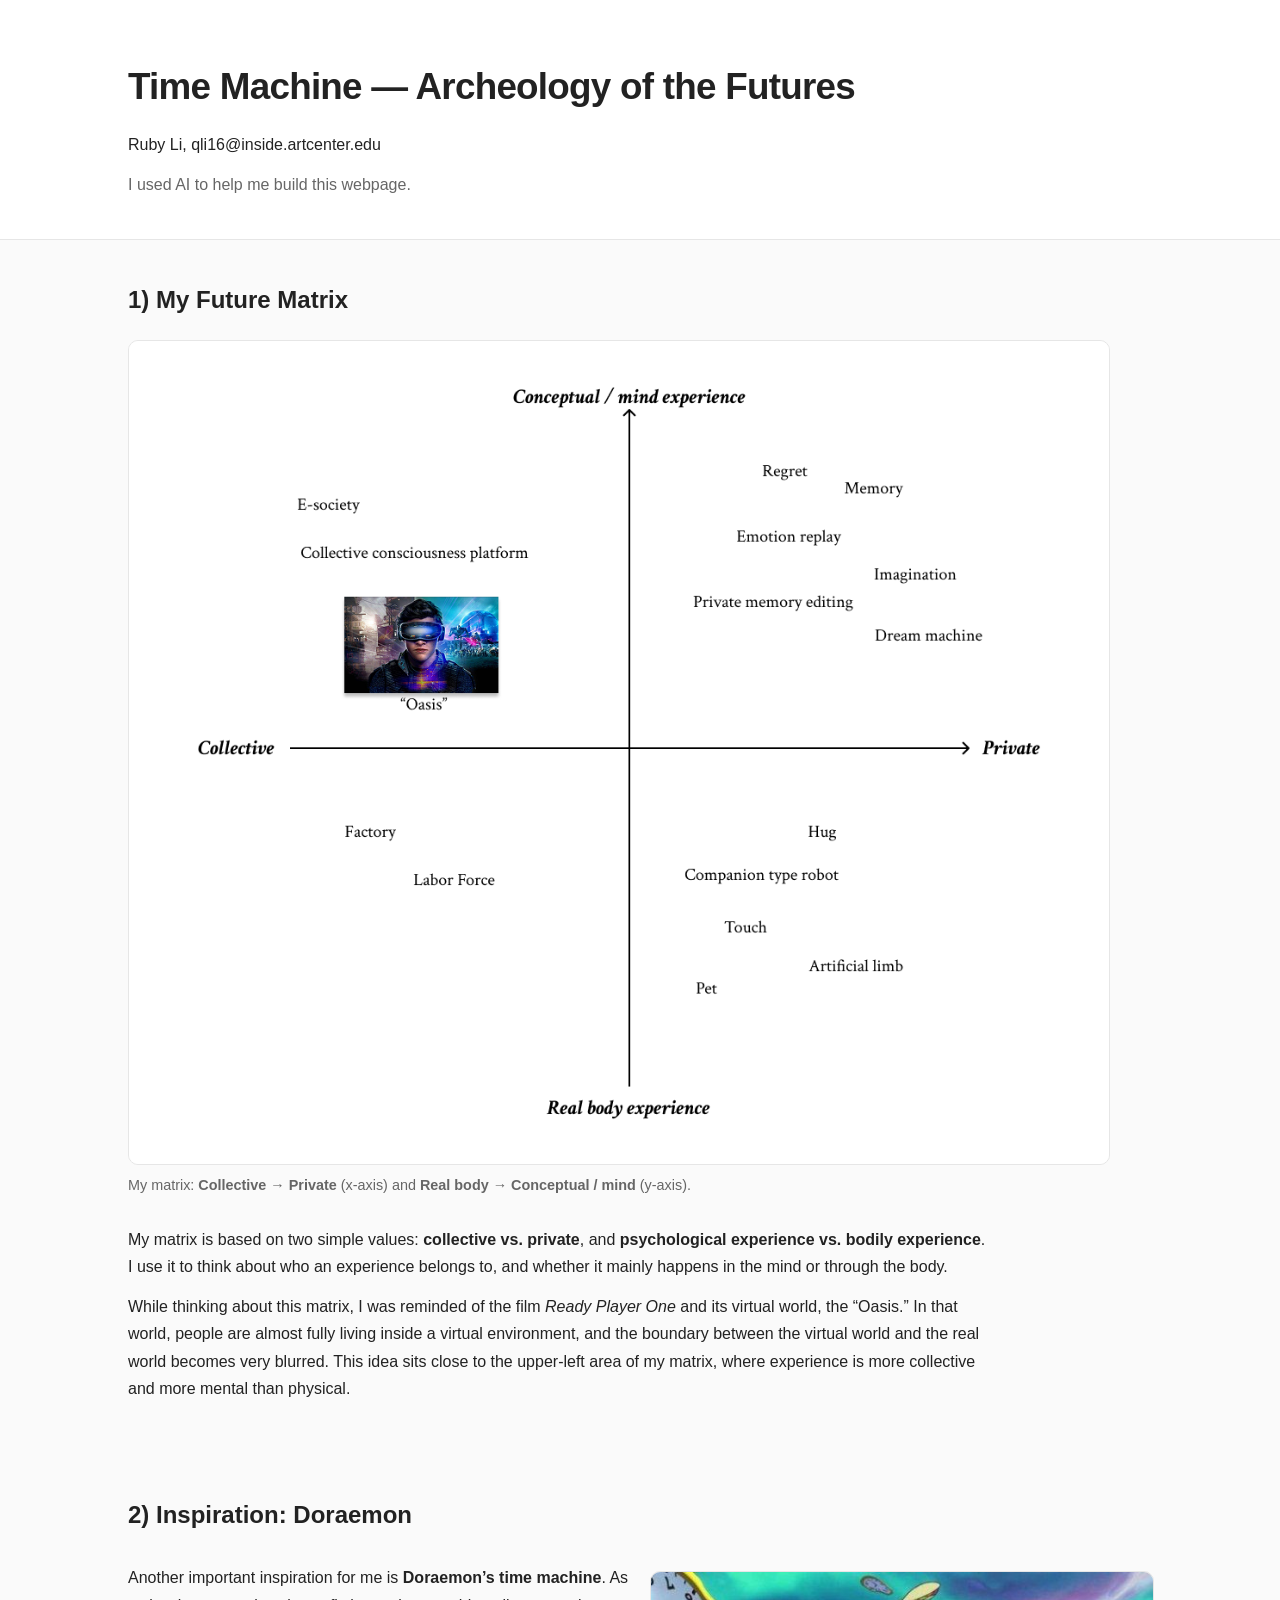
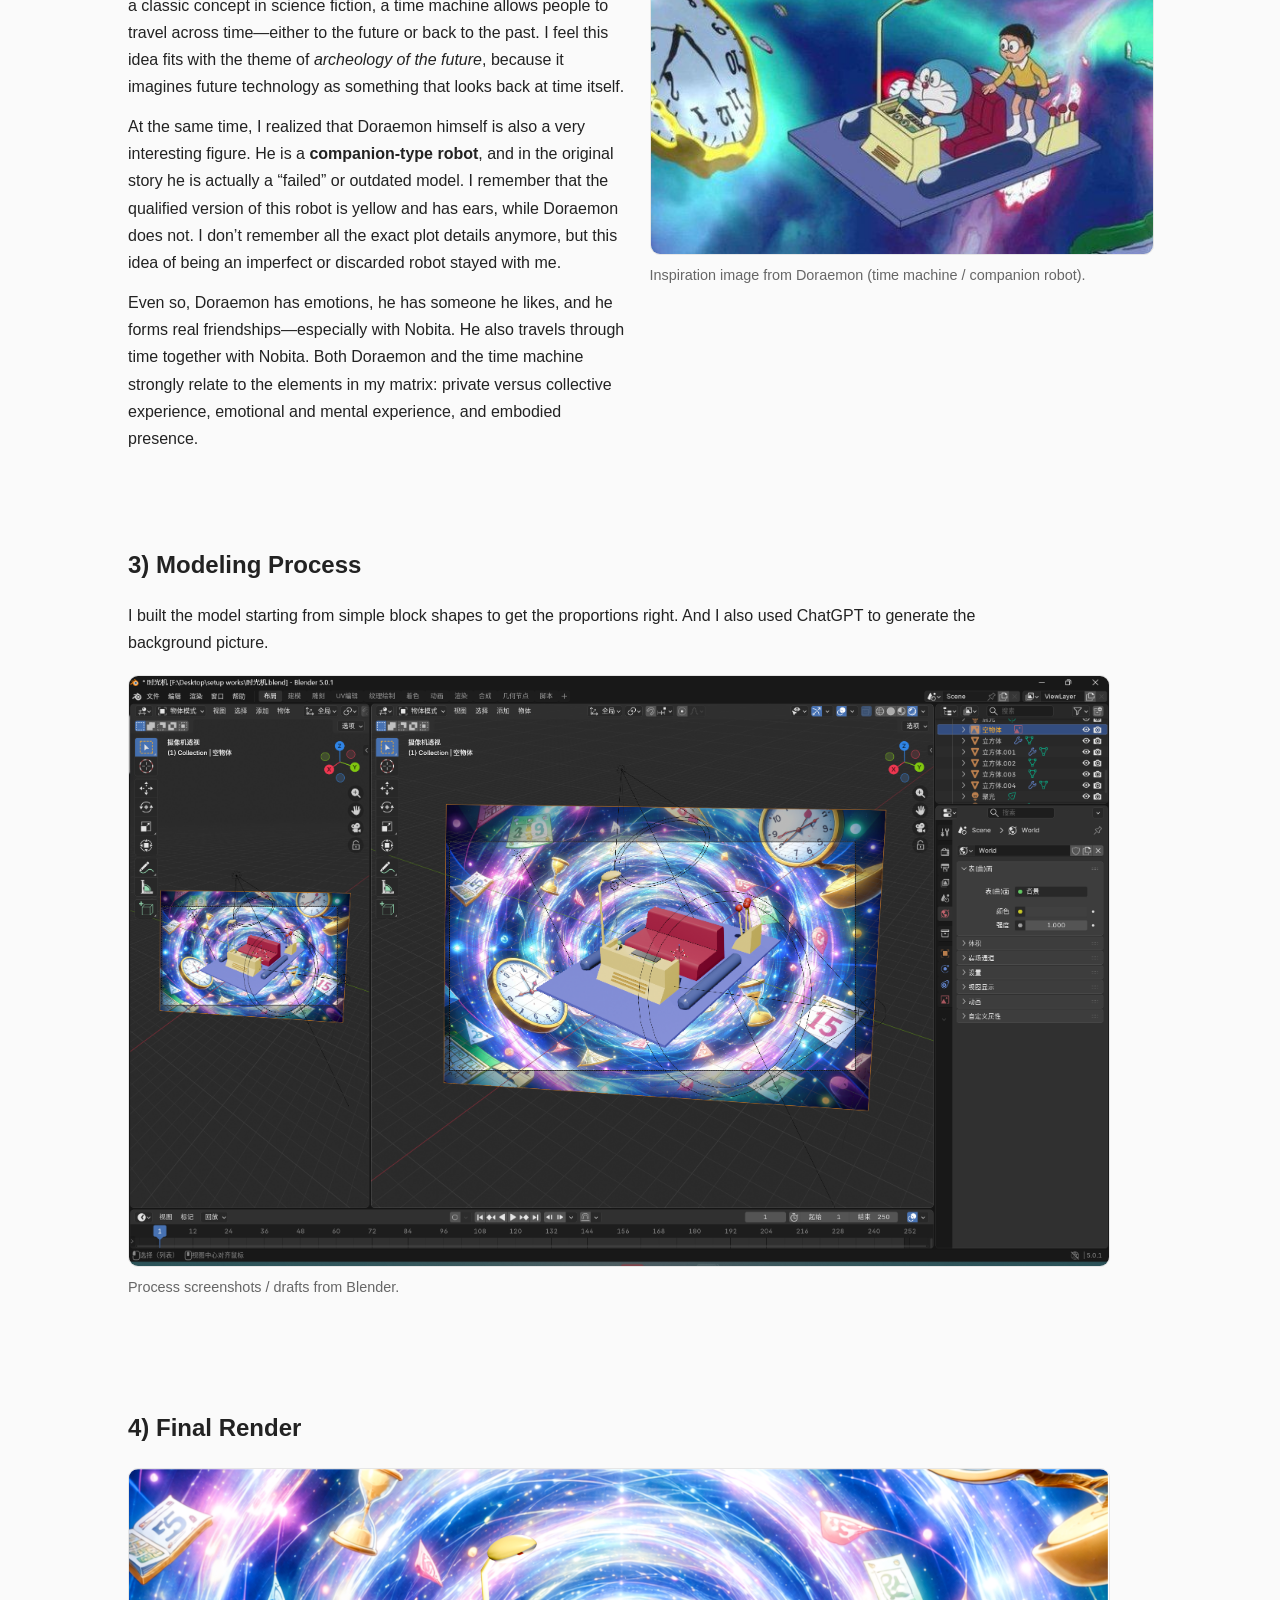
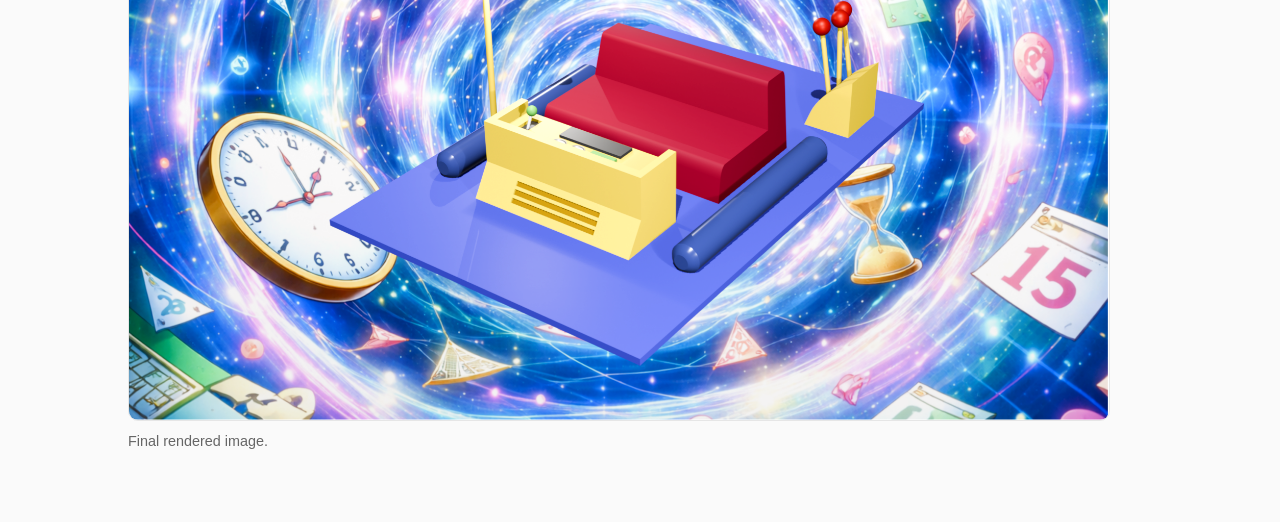
<file: Week1-3/index.html>
<!DOCTYPE html>
<html lang="en">
<head>
  <meta charset="UTF-8" />
  <meta name="viewport" content="width=device-width, initial-scale=1.0" />
  <title>Time Machine — Archeology of the Futures
</title>
  <style>
    :root{--bg:#fafafa;--card:#fff;--text:#222;--muted:#666;--line:#e6e6e6;}
    body{margin:0;font-family:-apple-system,BlinkMacSystemFont,"Segoe UI",Roboto,sans-serif;line-height:1.7;color:var(--text);background:var(--bg);}
    header{padding:3.5rem 10vw 2.5rem;background:var(--card);border-bottom:1px solid var(--line);}
    h1{font-size:2.3rem;margin:0 0 .6rem 0;letter-spacing:-.02em;}
    .sub{max-width:860px;color:var(--muted);margin:0;}
    section{padding:2.5rem 10vw;}
    h2{font-size:1.5rem;margin:0 0 1rem 0;}
    p{max-width:860px;margin:.8rem 0;}
    ul{max-width:860px;margin:.8rem 0 0 1.1rem;}
    .image-block{margin:1.2rem 0 1.8rem 0;}
    .image-block img{width:100%;max-width:980px;border-radius:10px;display:block;border:1px solid var(--line);background:#fff;}
    .caption{font-size:.9rem;color:var(--muted);margin-top:.5rem;}
    .grid{display:grid;grid-template-columns:1fr;gap:1.2rem;}
    @media (min-width: 980px){.grid{grid-template-columns:1fr 1fr;}}
    footer{padding:2.5rem 10vw;font-size:.9rem;color:var(--muted);border-top:1px solid var(--line);background:var(--card);}
    .note{font-size:.95rem;color:var(--muted);}
    code{background:#f1f1f1;padding:.1rem .3rem;border-radius:6px;}
  </style>
</head>
<body>

<header>
  <h1>Time Machine — Archeology of the Futures</h1>
  <p>Ruby Li, qli16@inside.artcenter.edu</p>
  <p class="sub">I used AI to help me build this webpage.</p>
</header>

<section>
  <h2>1) My Future Matrix</h2>
  <div class="image-block">
    <img src="matrix.png" alt="My future matrix" />
    <div class="caption">My matrix: <strong>Collective → Private</strong> (x-axis) and <strong>Real body → Conceptual / mind</strong> (y-axis).</div>
  </div>

  <p>
    My matrix is based on two simple values: <strong>collective vs. private</strong>, and <strong>psychological experience vs. bodily experience</strong>.
    I use it to think about who an experience belongs to, and whether it mainly happens in the mind or through the body.
    </p>


    <p>
    While thinking about this matrix, I was reminded of the film <em>Ready Player One</em> and its virtual world, the “Oasis.”
    In that world, people are almost fully living inside a virtual environment, and the boundary between the virtual world and the real world becomes very blurred.
    This idea sits close to the upper-left area of my matrix, where experience is more collective and more mental than physical.
  </p>
</section>

<section>
  <h2>2) Inspiration: Doraemon</h2>
  <div class="grid">
    <div>
      <p>
    Another important inspiration for me is <strong>Doraemon’s time machine</strong>.
    As a classic concept in science fiction, a time machine allows people to travel across time—either to the future or back to the past.
    I feel this idea fits with the theme of <em>archeology of the future</em>, because it imagines future technology as something that looks back at time itself.
    </p>

    <p>
    At the same time, I realized that Doraemon himself is also a very interesting figure.
    He is a <strong>companion-type robot</strong>, and in the original story he is actually a “failed” or outdated model.
    I remember that the qualified version of this robot is yellow and has ears, while Doraemon does not.
    I don’t remember all the exact plot details anymore, but this idea of being an imperfect or discarded robot stayed with me.
    </p>


    <p>
    Even so, Doraemon has emotions, he has someone he likes, and he forms real friendships—especially with Nobita.
    He also travels through time together with Nobita.
    Both Doraemon and the time machine strongly relate to the elements in my matrix: private versus collective experience, emotional and mental experience, and embodied presence.
    </p>
    </div>

    <div class="image-block">
      <img src="inspiration.png" alt="Inspiration image" />
      <div class="caption">Inspiration image from Doraemon (time machine / companion robot).</div>
    </div>
  </div>
</section>

<section>
  <h2>3) Modeling Process</h2>
  <p>
    I built the model starting from simple block shapes to get the proportions right.
    And I also used ChatGPT to generate the background picture.
  </p>

  <div class="image-block">
    <img src="process.png" alt="Modeling process screenshots" />
    <div class="caption">Process screenshots / drafts from Blender.</div>
  </div>
</section>

<section>
  <h2>4) Final Render</h2>
 

  <div class="image-block">
    <img src="render.png" alt="Final render" />
    <div class="caption">Final rendered image.</div>
  </div>
</section>



</body>
</html>
</file>
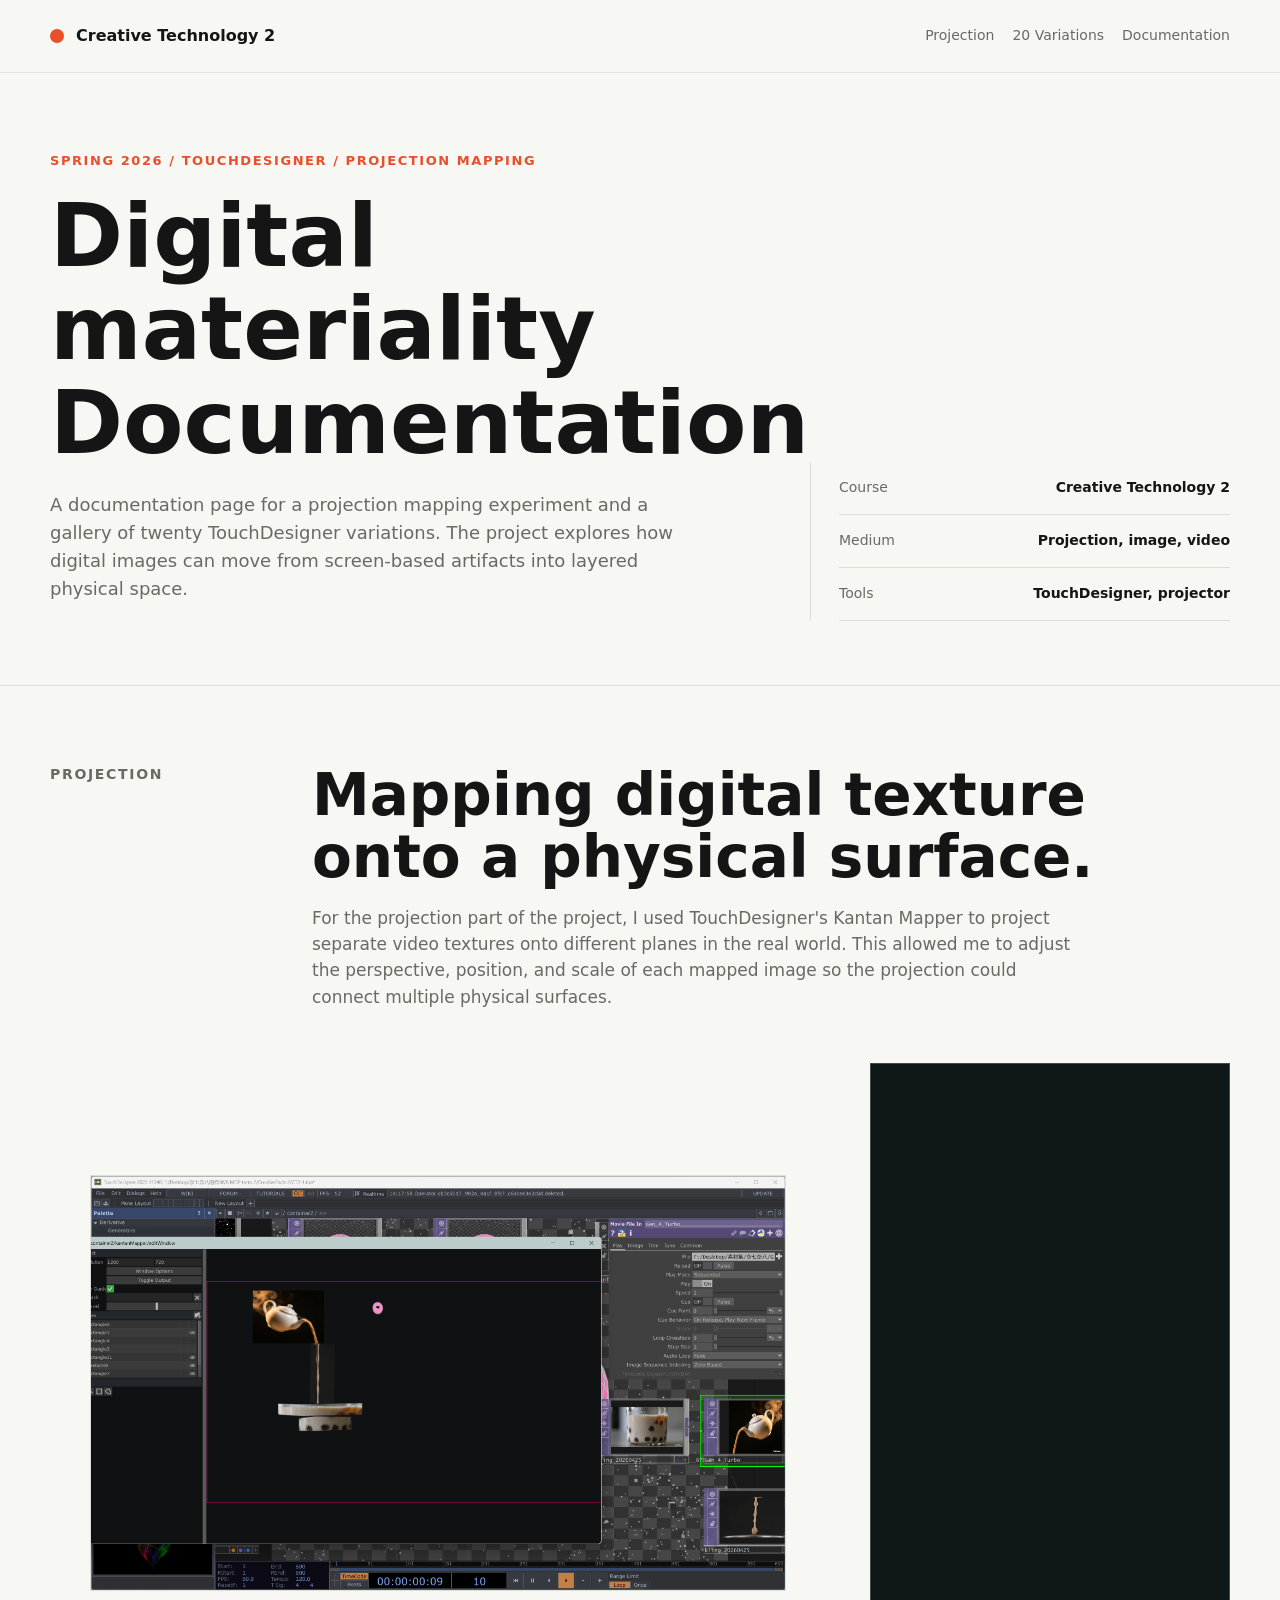
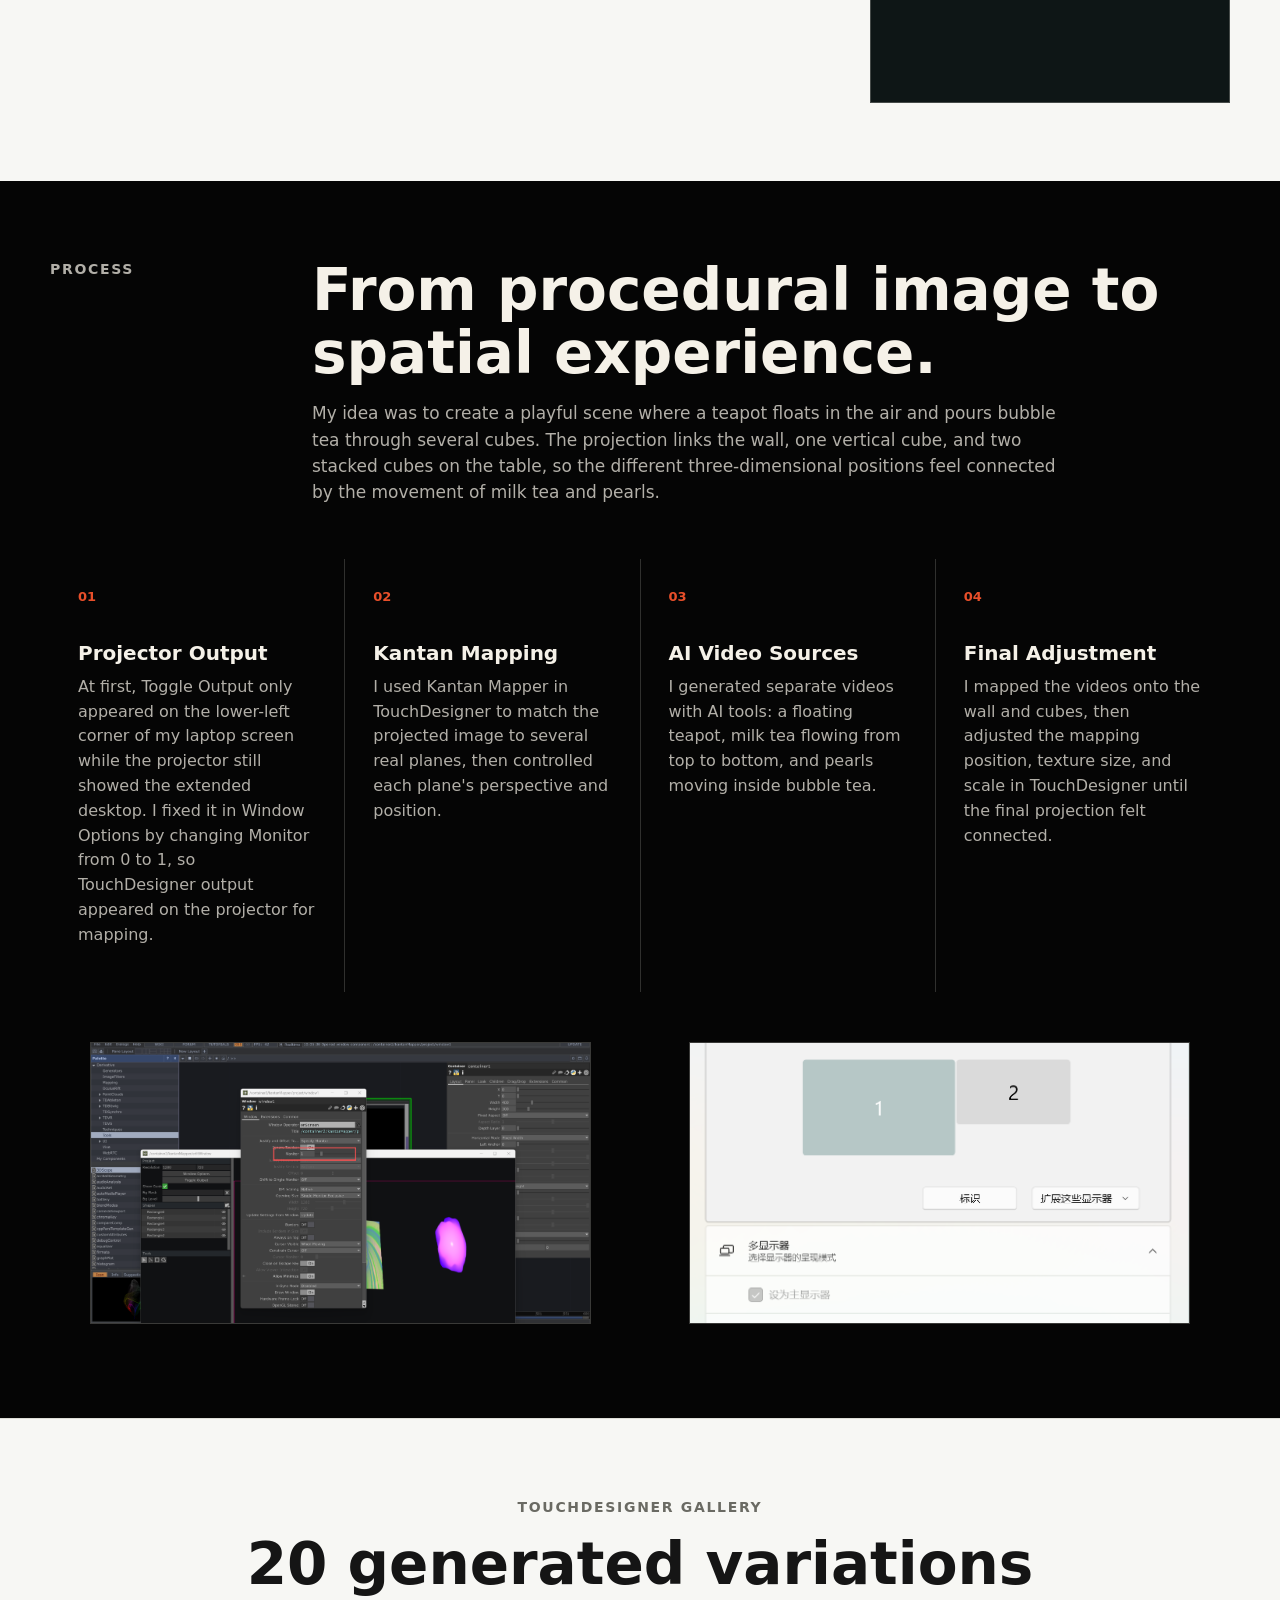
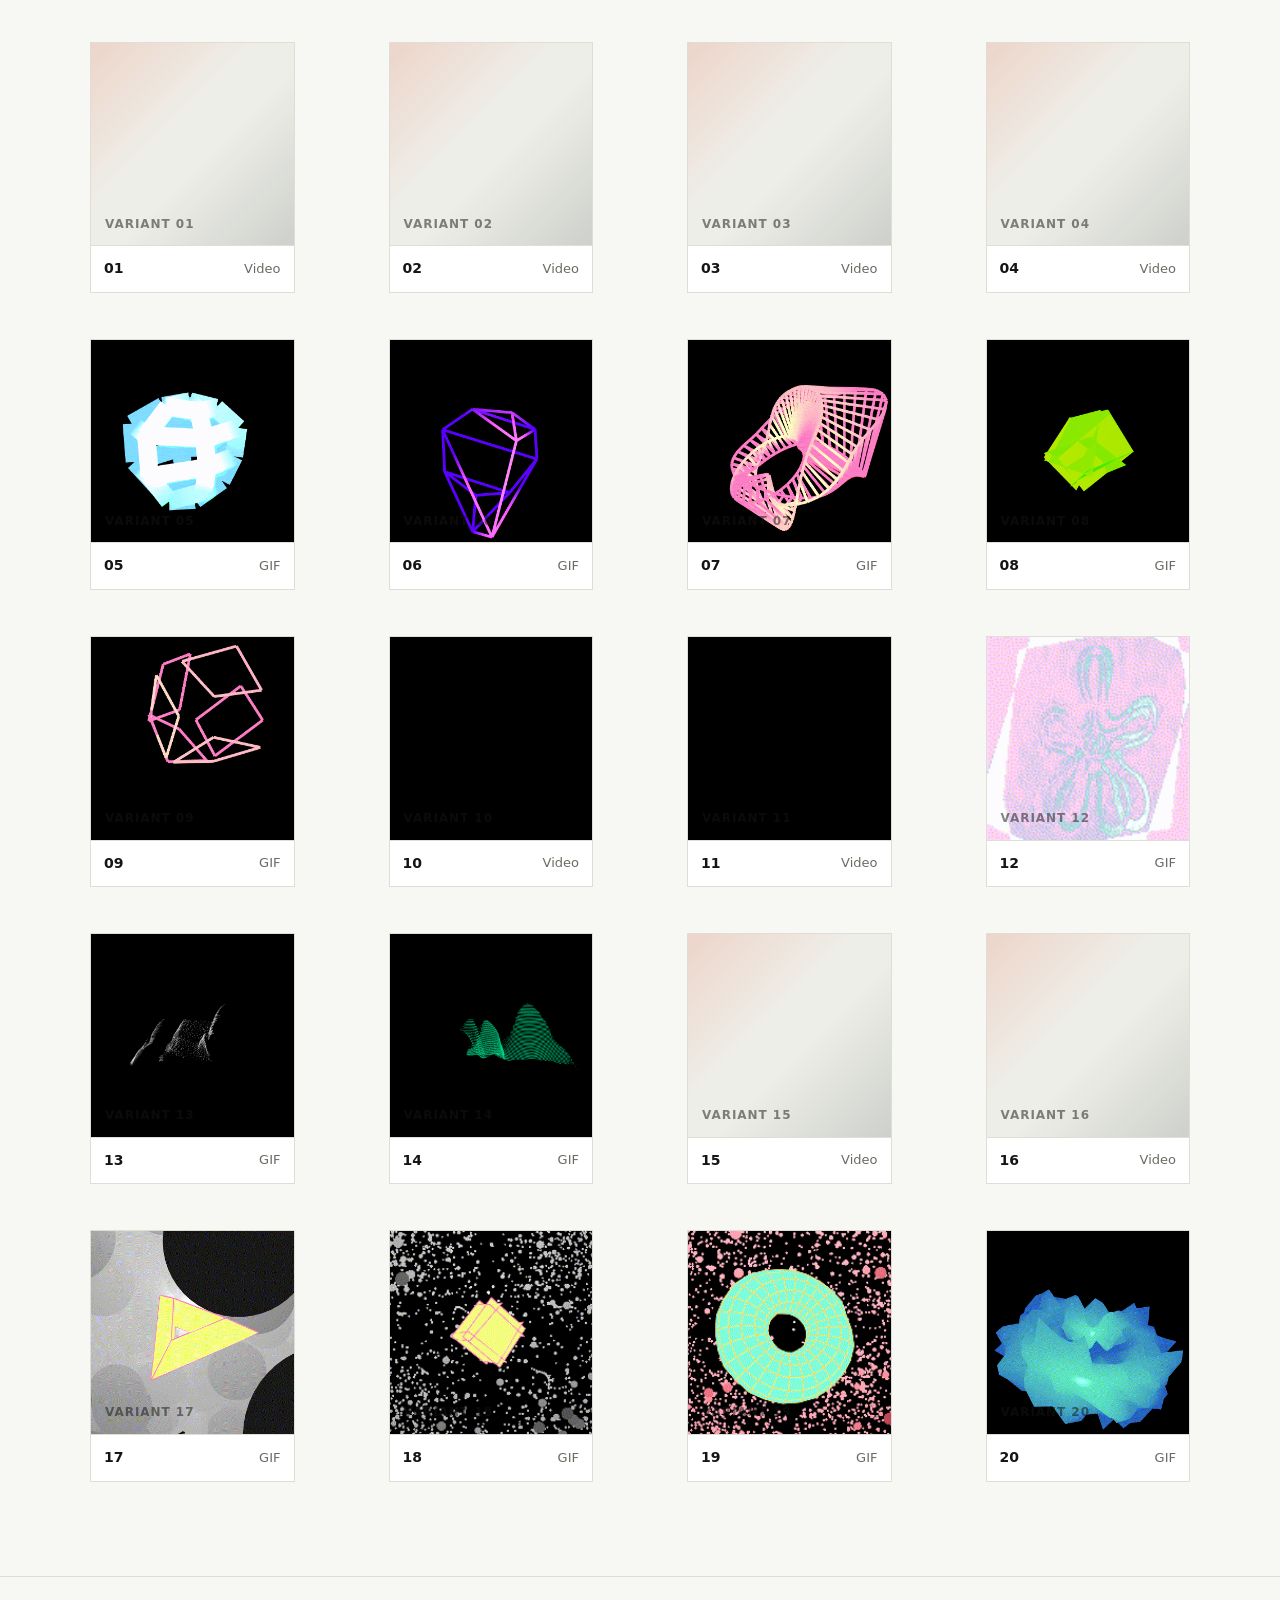
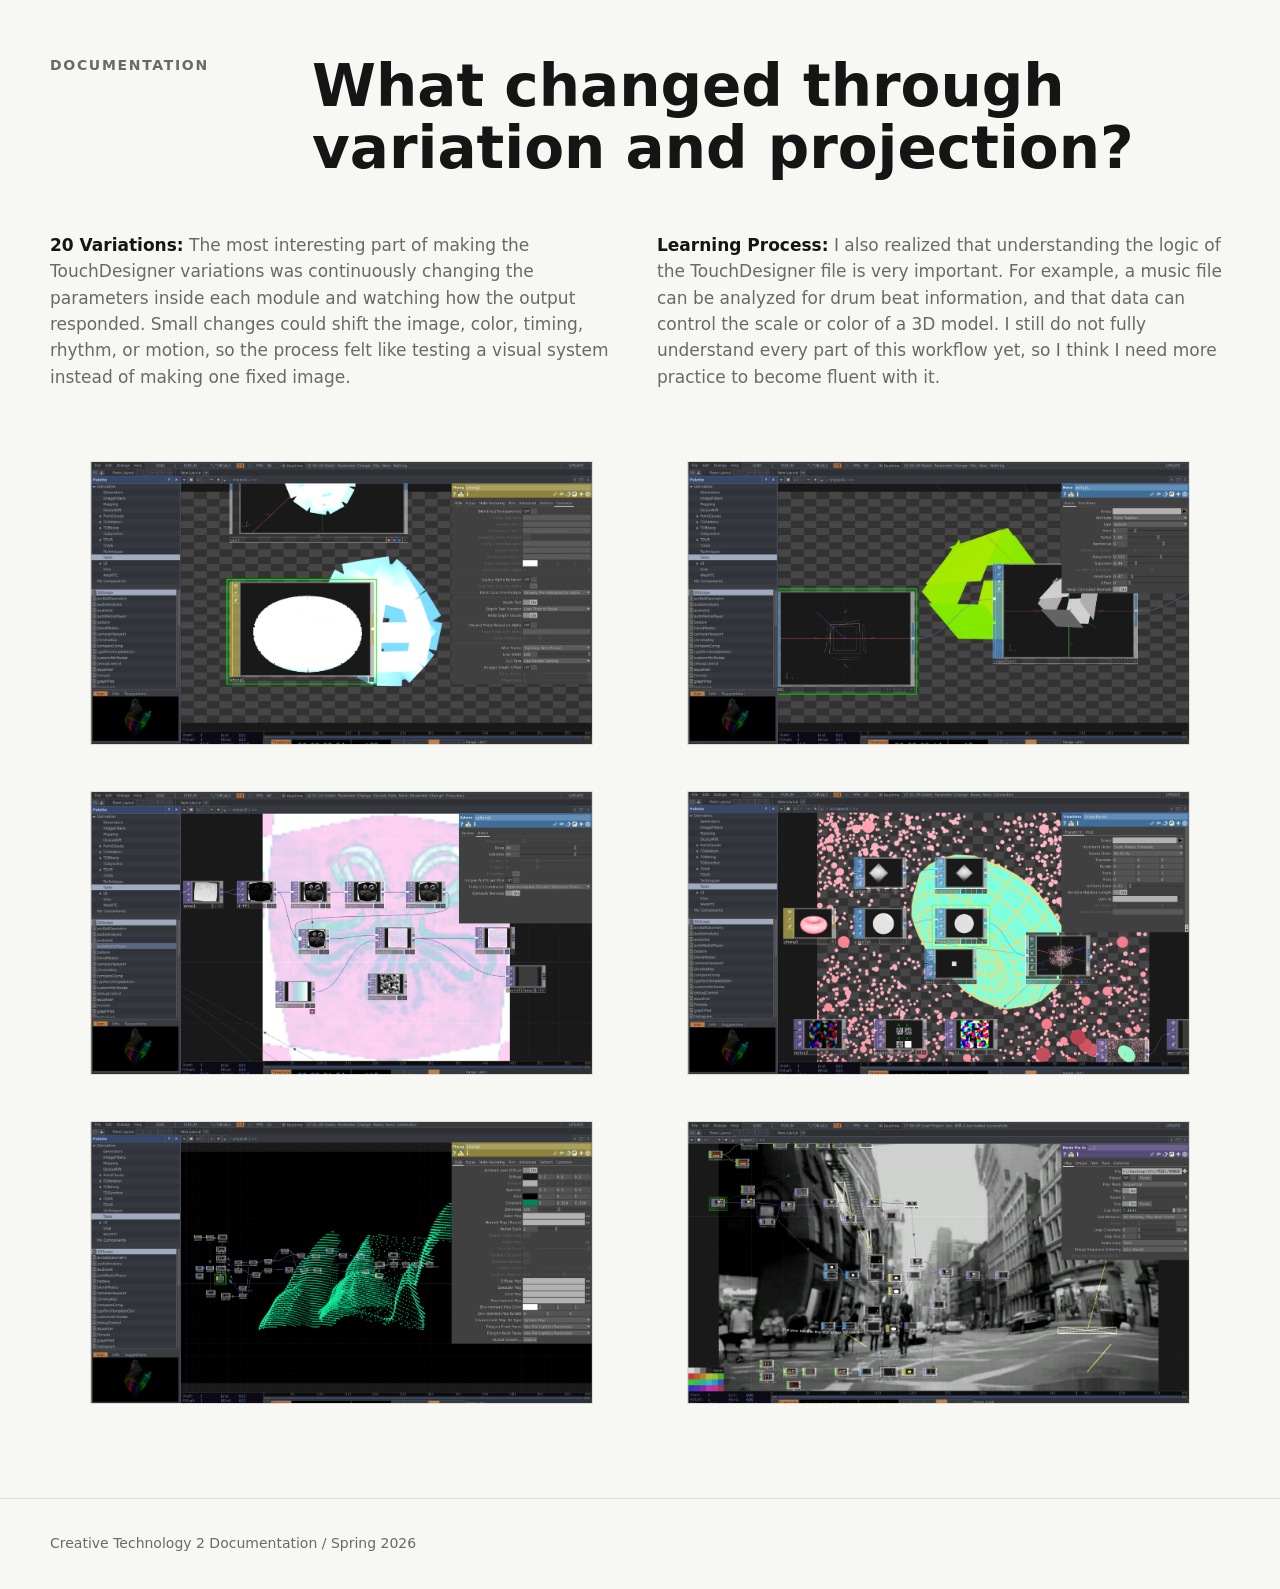
<file: Week12-14/index.html>
<!DOCTYPE html>
<html lang="en">
<head>
  <meta charset="UTF-8">
  <meta name="viewport" content="width=device-width, initial-scale=1.0">
  <title>Creative Technology 2 Documentation</title>
  <style>
    :root {
      --bg: #f7f7f4;
      --surface: #ffffff;
      --ink: #151515;
      --muted: #6a6a63;
      --line: #deded7;
      --accent: #e84f2a;
      --deep: #1f3433;
      --black: #050505;
      --soft: #eeeee8;
    }

    * {
      box-sizing: border-box;
    }

    html {
      scroll-behavior: smooth;
    }

    body {
      margin: 0;
      background: var(--bg);
      color: var(--ink);
      font-family: Inter, ui-sans-serif, system-ui, -apple-system, BlinkMacSystemFont, "Segoe UI", sans-serif;
      line-height: 1.55;
    }

    img,
    video,
    iframe {
      display: block;
      width: 100%;
    }

    a {
      color: inherit;
      text-decoration: none;
    }

    .site-header {
      position: sticky;
      top: 0;
      z-index: 20;
      border-bottom: 1px solid rgba(21, 21, 21, 0.08);
      background: rgba(247, 247, 244, 0.9);
      backdrop-filter: blur(18px);
    }

    .nav {
      width: min(1180px, calc(100% - 40px));
      margin: 0 auto;
      display: flex;
      align-items: center;
      justify-content: space-between;
      gap: 24px;
      min-height: 72px;
    }

    .brand {
      display: flex;
      align-items: center;
      gap: 12px;
      font-weight: 700;
      letter-spacing: 0;
    }

    .brand-mark {
      width: 14px;
      height: 14px;
      border-radius: 999px;
      background: var(--accent);
    }

    .nav-links {
      display: flex;
      align-items: center;
      gap: 18px;
      color: var(--muted);
      font-size: 14px;
    }

    .nav-links a {
      padding: 8px 0;
    }

    .hero {
      width: min(1180px, calc(100% - 40px));
      margin: 0 auto;
      padding: 78px 0 64px;
      display: grid;
      grid-template-columns: minmax(0, 1fr) minmax(340px, 420px);
      gap: 64px;
      align-items: end;
    }

    .hero > div {
      min-width: 0;
    }

    .eyebrow {
      margin: 0 0 18px;
      color: var(--accent);
      font-size: 13px;
      font-weight: 700;
      letter-spacing: 0.12em;
      text-transform: uppercase;
    }

    h1,
    h2,
    h3,
    p {
      margin-top: 0;
    }

    h1 {
      margin-bottom: 22px;
      max-width: 760px;
      font-size: clamp(48px, 7vw, 88px);
      line-height: 1.06;
      font-weight: 760;
      letter-spacing: 0;
    }

    .hero-copy {
      max-width: 640px;
      color: var(--muted);
      font-size: 18px;
    }

    .meta-panel {
      border-left: 1px solid var(--line);
      padding-left: 28px;
    }

    .meta-row {
      display: flex;
      justify-content: space-between;
      gap: 20px;
      padding: 15px 0;
      border-bottom: 1px solid var(--line);
      color: var(--muted);
      font-size: 14px;
    }

    .meta-row strong {
      color: var(--ink);
      font-weight: 650;
    }

    main {
      overflow: hidden;
    }

    .section {
      padding: 78px 0;
      border-top: 1px solid var(--line);
    }

    .section.dark {
      background: var(--black);
      color: #f5f1e8;
      border-top: 0;
    }

    .section.dark .section-kicker,
    .section.dark .section-copy,
    .section.dark .caption,
    .section.dark .process-list {
      color: rgba(245, 241, 232, 0.72);
    }

    .wrap {
      width: min(1180px, calc(100% - 40px));
      margin: 0 auto;
    }

    .section-heading {
      display: grid;
      grid-template-columns: 220px minmax(0, 1fr);
      gap: 42px;
      margin-bottom: 36px;
    }

    .section-kicker {
      color: var(--muted);
      font-size: 14px;
      text-transform: uppercase;
      letter-spacing: 0.12em;
      font-weight: 700;
    }

    h2 {
      margin-bottom: 16px;
      font-size: clamp(30px, 4.8vw, 58px);
      line-height: 1.08;
      font-weight: 720;
      letter-spacing: 0;
    }

    .section-copy {
      max-width: 760px;
      color: var(--muted);
      font-size: 17px;
    }

    .projection-grid {
      display: grid;
      grid-template-columns: minmax(0, 1fr) minmax(260px, 360px);
      gap: 44px;
      align-items: center;
    }

    .media-block {
      overflow: hidden;
      border: 1px solid var(--line);
      background: var(--surface);
    }

    .media-block img {
      aspect-ratio: 2541 / 1518;
      object-fit: cover;
    }

    .caption {
      margin: 12px 0 0;
      color: var(--muted);
      font-size: 14px;
    }

    .video-frame {
      overflow: hidden;
      border: 1px solid rgba(245, 241, 232, 0.24);
      background: #0e1616;
      aspect-ratio: 9 / 16;
      max-width: 360px;
    }

    .video-frame iframe {
      height: 100%;
      border: 0;
    }

    .process-list {
      display: grid;
      grid-template-columns: repeat(4, minmax(0, 1fr));
      gap: 1px;
      background: rgba(245, 241, 232, 0.18);
      color: rgba(245, 241, 232, 0.75);
      margin-top: 34px;
    }

    .process-item {
      background: var(--black);
      padding: 28px;
      min-height: 180px;
    }

    .process-item span {
      display: block;
      margin-bottom: 34px;
      color: var(--accent);
      font-size: 13px;
      font-weight: 800;
    }

    .process-item h3 {
      margin-bottom: 10px;
      color: #f5f1e8;
      font-size: 20px;
      line-height: 1.2;
    }

    .setup-grid {
      display: grid;
      grid-template-columns: repeat(2, minmax(0, 1fr));
      gap: 18px;
      margin-top: 34px;
    }

    .setup-image {
      overflow: hidden;
      border: 1px solid rgba(245, 241, 232, 0.18);
      background: #111;
    }

    .setup-image img {
      aspect-ratio: 16 / 9;
      height: 100%;
      object-fit: cover;
    }

    .gallery-intro {
      display: block;
      text-align: center;
      margin-bottom: 30px;
    }

    .gallery-intro h2,
    .gallery-intro .section-kicker {
      text-align: center;
      margin-left: auto;
      margin-right: auto;
    }

    .gallery-note {
      max-width: 430px;
      color: var(--muted);
      font-size: 15px;
    }

    .gallery {
      display: grid;
      grid-template-columns: repeat(4, minmax(0, 1fr));
      gap: 14px;
    }

    .variant {
      border: 1px solid var(--line);
      background: var(--surface);
    }

    .variant-visual {
      position: relative;
      overflow: hidden;
      aspect-ratio: 1 / 1;
      background:
        linear-gradient(135deg, rgba(232, 79, 42, 0.16), transparent 42%),
        linear-gradient(315deg, rgba(31, 52, 51, 0.16), transparent 44%),
        var(--soft);
    }

    .variant-visual img,
    .variant-visual video {
      height: 100%;
      object-fit: cover;
    }

    .variant-visual.fit-contain {
      background: #000;
    }

    .variant-visual.fit-contain img,
    .variant-visual.fit-contain video {
      object-fit: contain;
      object-position: center;
    }

    .variant-visual::after {
      content: attr(data-label);
      position: absolute;
      inset: auto 14px 12px;
      color: rgba(21, 21, 21, 0.52);
      font-size: 12px;
      font-weight: 700;
      letter-spacing: 0.08em;
      text-transform: uppercase;
      pointer-events: none;
    }

    .variant img[src=""] {
      display: none;
    }

    .variant figcaption {
      display: flex;
      align-items: center;
      justify-content: space-between;
      gap: 14px;
      margin: 0;
      padding: 12px 13px;
      color: var(--muted);
      font-size: 13px;
      border-top: 1px solid var(--line);
    }

    .variant figcaption strong {
      color: var(--ink);
      font-size: 14px;
    }

    .reflection {
      display: grid;
      grid-template-columns: repeat(2, minmax(0, 1fr));
      gap: 34px;
      color: var(--muted);
      font-size: 17px;
    }

    .reflection strong {
      color: var(--ink);
    }

    .process-gallery {
      display: grid;
      grid-template-columns: repeat(2, minmax(0, 1fr));
      gap: 14px;
      margin-top: 38px;
    }

    .process-shot {
      overflow: hidden;
      border: 1px solid var(--line);
      background:
        linear-gradient(135deg, rgba(232, 79, 42, 0.12), transparent 44%),
        var(--soft);
    }

    .process-shot img {
      aspect-ratio: 16 / 9;
      height: 100%;
      object-fit: cover;
    }

    .process-shot img[src=""] {
      display: none;
    }

    footer {
      padding: 34px 0;
      border-top: 1px solid var(--line);
      color: var(--muted);
      font-size: 14px;
    }

    @media (max-width: 860px) {
      .nav {
        width: min(100% - 28px, 1180px);
      }

      .nav-links {
        display: none;
      }

      .hero,
      .projection-grid,
      .section-heading,
      .reflection {
        grid-template-columns: 1fr;
      }

      .hero {
        width: min(100% - 28px, 1180px);
        padding: 56px 0 46px;
      }

      .meta-panel {
        border-left: 0;
        padding-left: 0;
      }

      .video-frame {
        max-width: 520px;
      }

      .wrap {
        width: min(100% - 28px, 1180px);
      }

      .section {
        padding: 56px 0;
      }

      .section-heading {
        gap: 12px;
      }

      .process-list,
      .setup-grid,
      .process-gallery,
      .gallery {
        grid-template-columns: repeat(2, minmax(0, 1fr));
      }

      .gallery-intro {
        display: block;
      }
    }

    @media (max-width: 520px) {
      h1 {
        font-size: 46px;
      }

      .process-list,
      .setup-grid,
      .process-gallery,
      .gallery {
        grid-template-columns: 1fr;
      }
    }
  </style>
</head>
<body>
  <header class="site-header">
    <nav class="nav" aria-label="Primary navigation">
      <a class="brand" href="#top">
        <span class="brand-mark"></span>
        <span>Creative Technology 2</span>
      </a>
      <div class="nav-links">
        <a href="#projection">Projection</a>
        <a href="#gallery">20 Variations</a>
        <a href="#reflection">Documentation</a>
      </div>
    </nav>
  </header>

  <main id="top">
    <section class="hero">
      <div>
        <p class="eyebrow">Spring 2026 / TouchDesigner / Projection Mapping</p>
        <h1>Digital materiality Documentation</h1>
        <p class="hero-copy">
          A documentation page for a projection mapping experiment and a gallery of twenty TouchDesigner variations. The project explores how digital images can move from screen-based artifacts into layered physical space.
        </p>
      </div>
      <aside class="meta-panel" aria-label="Project metadata">
        <div class="meta-row">
          <span>Course</span>
          <strong>Creative Technology 2</strong>
        </div>
        <div class="meta-row">
          <span>Medium</span>
          <strong>Projection, image, video</strong>
        </div>
        <div class="meta-row">
          <span>Tools</span>
          <strong>TouchDesigner, projector</strong>
        </div>
      </aside>
    </section>

    <section class="section" id="projection">
      <div class="wrap">
        <div class="section-heading">
          <div class="section-kicker">Projection</div>
          <div>
            <h2>Mapping digital texture onto a physical surface.</h2>
            <p class="section-copy">
              For the projection part of the project, I used TouchDesigner&apos;s Kantan Mapper to project separate video textures onto different planes in the real world. This allowed me to adjust the perspective, position, and scale of each mapped image so the projection could connect multiple physical surfaces.
            </p>
          </div>
        </div>

        <div class="projection-grid">
          <div>
            <figure class="media-block">
              <img src="projection1.png" alt="Projection mapping documentation image">
            </figure>
          </div>

          <div>
            <div class="video-frame">
              <iframe
                src="https://drive.google.com/file/d/14hCj4po0tunM5bbSP1QPLVheGaT7H46S/preview"
                allow="autoplay; fullscreen"
                allowfullscreen
                title="Projection mapping video documentation">
              </iframe>
            </div>
          </div>
        </div>
      </div>
    </section>

    <section class="section dark">
      <div class="wrap">
        <div class="section-heading">
          <div class="section-kicker">Process</div>
          <div>
            <h2>From procedural image to spatial experience.</h2>
            <p class="section-copy">
              My idea was to create a playful scene where a teapot floats in the air and pours bubble tea through several cubes. The projection links the wall, one vertical cube, and two stacked cubes on the table, so the different three-dimensional positions feel connected by the movement of milk tea and pearls.
            </p>
          </div>
        </div>

        <div class="process-list">
          <article class="process-item">
            <span>01</span>
            <h3>Projector Output</h3>
            <p>At first, Toggle Output only appeared on the lower-left corner of my laptop screen while the projector still showed the extended desktop. I fixed it in Window Options by changing Monitor from 0 to 1, so TouchDesigner output appeared on the projector for mapping.</p>
          </article>
          <article class="process-item">
            <span>02</span>
            <h3>Kantan Mapping</h3>
            <p>I used Kantan Mapper in TouchDesigner to match the projected image to several real planes, then controlled each plane&apos;s perspective and position.</p>
          </article>
          <article class="process-item">
            <span>03</span>
            <h3>AI Video Sources</h3>
            <p>I generated separate videos with AI tools: a floating teapot, milk tea flowing from top to bottom, and pearls moving inside bubble tea.</p>
          </article>
          <article class="process-item">
            <span>04</span>
            <h3>Final Adjustment</h3>
            <p>I mapped the videos onto the wall and cubes, then adjusted the mapping position, texture size, and scale in TouchDesigner until the final projection felt connected.</p>
          </article>
        </div>

        <div class="setup-grid" aria-label="Windows projector and TouchDesigner monitor setup screenshots">
          <figure class="setup-image">
            <img src="extend.png" alt="Windows display settings showing extended monitors">
          </figure>
          <figure class="setup-image">
            <img src="extend2.png" alt="TouchDesigner Window Options with monitor set to 1">
          </figure>
        </div>
      </div>
    </section>

    <section class="section" id="gallery">
      <div class="wrap">
        <div class="gallery-intro">
          <div>
            <p class="section-kicker">TouchDesigner Gallery</p>
            <h2>20 generated variations</h2>
          </div>
        </div>

        <div class="gallery" aria-label="Twenty TouchDesigner visual variations">
          <figure class="variant"><div class="variant-visual" data-label="Variant 01"><video src="1.mp4" autoplay muted loop playsinline aria-label="TouchDesigner variation 01"></video></div><figcaption><strong>01</strong><span>Video</span></figcaption></figure>
          <figure class="variant"><div class="variant-visual" data-label="Variant 02"><video src="2.mp4" autoplay muted loop playsinline aria-label="TouchDesigner variation 02"></video></div><figcaption><strong>02</strong><span>Video</span></figcaption></figure>
          <figure class="variant"><div class="variant-visual" data-label="Variant 03"><video src="3.mp4" autoplay muted loop playsinline aria-label="TouchDesigner variation 03"></video></div><figcaption><strong>03</strong><span>Video</span></figcaption></figure>
          <figure class="variant"><div class="variant-visual" data-label="Variant 04"><video src="4.mp4" autoplay muted loop playsinline aria-label="TouchDesigner variation 04"></video></div><figcaption><strong>04</strong><span>Video</span></figcaption></figure>
          <figure class="variant"><div class="variant-visual" data-label="Variant 05"><img src="5.gif" alt="TouchDesigner variation 05"></div><figcaption><strong>05</strong><span>GIF</span></figcaption></figure>
          <figure class="variant"><div class="variant-visual" data-label="Variant 06"><img src="6.gif" alt="TouchDesigner variation 06"></div><figcaption><strong>06</strong><span>GIF</span></figcaption></figure>
          <figure class="variant"><div class="variant-visual" data-label="Variant 07"><img src="7.gif" alt="TouchDesigner variation 07"></div><figcaption><strong>07</strong><span>GIF</span></figcaption></figure>
          <figure class="variant"><div class="variant-visual" data-label="Variant 08"><img src="8.gif" alt="TouchDesigner variation 08"></div><figcaption><strong>08</strong><span>GIF</span></figcaption></figure>
          <figure class="variant"><div class="variant-visual" data-label="Variant 09"><img src="9.gif" alt="TouchDesigner variation 09"></div><figcaption><strong>09</strong><span>GIF</span></figcaption></figure>
          <figure class="variant"><div class="variant-visual fit-contain" data-label="Variant 10"><video src="10.mp4" autoplay muted loop playsinline aria-label="TouchDesigner variation 10"></video></div><figcaption><strong>10</strong><span>Video</span></figcaption></figure>
          <figure class="variant"><div class="variant-visual fit-contain" data-label="Variant 11"><video src="11.mp4" autoplay muted loop playsinline aria-label="TouchDesigner variation 11"></video></div><figcaption><strong>11</strong><span>Video</span></figcaption></figure>
          <figure class="variant"><div class="variant-visual" data-label="Variant 12"><img src="12.gif" alt="TouchDesigner variation 12"></div><figcaption><strong>12</strong><span>GIF</span></figcaption></figure>
          <figure class="variant"><div class="variant-visual fit-contain" data-label="Variant 13"><img src="13.gif" alt="TouchDesigner variation 13"></div><figcaption><strong>13</strong><span>GIF</span></figcaption></figure>
          <figure class="variant"><div class="variant-visual fit-contain" data-label="Variant 14"><img src="14.gif" alt="TouchDesigner variation 14"></div><figcaption><strong>14</strong><span>GIF</span></figcaption></figure>
          <figure class="variant"><div class="variant-visual" data-label="Variant 15"><video src="15.mp4" autoplay muted loop playsinline aria-label="TouchDesigner variation 15"></video></div><figcaption><strong>15</strong><span>Video</span></figcaption></figure>
          <figure class="variant"><div class="variant-visual" data-label="Variant 16"><video src="16.mp4" autoplay muted loop playsinline aria-label="TouchDesigner variation 16"></video></div><figcaption><strong>16</strong><span>Video</span></figcaption></figure>
          <figure class="variant"><div class="variant-visual" data-label="Variant 17"><img src="17.gif" alt="TouchDesigner variation 17"></div><figcaption><strong>17</strong><span>GIF</span></figcaption></figure>
          <figure class="variant"><div class="variant-visual" data-label="Variant 18"><img src="18.gif" alt="TouchDesigner variation 18"></div><figcaption><strong>18</strong><span>GIF</span></figcaption></figure>
          <figure class="variant"><div class="variant-visual" data-label="Variant 19"><img src="19.gif" alt="TouchDesigner variation 19"></div><figcaption><strong>19</strong><span>GIF</span></figcaption></figure>
          <figure class="variant"><div class="variant-visual" data-label="Variant 20"><img src="20.gif" alt="TouchDesigner variation 20"></div><figcaption><strong>20</strong><span>GIF</span></figcaption></figure>
        </div>
      </div>
    </section>

    <section class="section" id="reflection">
      <div class="wrap">
        <div class="section-heading">
          <div class="section-kicker">Documentation</div>
          <div>
            <h2>What changed through variation and projection?</h2>
          </div>
        </div>

        <div class="reflection">
          <p>
            <strong>20 Variations:</strong> The most interesting part of making the TouchDesigner variations was continuously changing the parameters inside each module and watching how the output responded. Small changes could shift the image, color, timing, rhythm, or motion, so the process felt like testing a visual system instead of making one fixed image.
          </p>
          <p>
            <strong>Learning Process:</strong> I also realized that understanding the logic of the TouchDesigner file is very important. For example, a music file can be analyzed for drum beat information, and that data can control the scale or color of a 3D model. I still do not fully understand every part of this workflow yet, so I think I need more practice to become fluent with it.
          </p>
        </div>

        <div class="process-gallery" aria-label="TouchDesigner process screenshots">
          <figure class="process-shot">
            <img src="process1.png" alt="TouchDesigner process screenshot 01">
          </figure>
          <figure class="process-shot">
            <img src="process2.png" alt="TouchDesigner process screenshot 02">
          </figure>
          <figure class="process-shot">
            <img src="process3.png" alt="TouchDesigner process screenshot 03">
          </figure>
          <figure class="process-shot">
            <img src="process4.png" alt="TouchDesigner process screenshot 04">
          </figure>
          <figure class="process-shot">
            <img src="process5.png" alt="TouchDesigner process screenshot 05">
          </figure>
          <figure class="process-shot">
            <img src="process6.png" alt="TouchDesigner process screenshot 06">
          </figure>
        </div>
      </div>
    </section>
  </main>

  <footer>
    <div class="wrap">
      Creative Technology 2 Documentation / Spring 2026
    </div>
  </footer>

  <script>
    document.querySelectorAll(".variant-visual img, .process-shot img").forEach((image) => {
      image.addEventListener("error", () => {
        image.removeAttribute("src");
        image.setAttribute("aria-hidden", "true");
      });
    });
  </script>
</body>
</html>
</file>
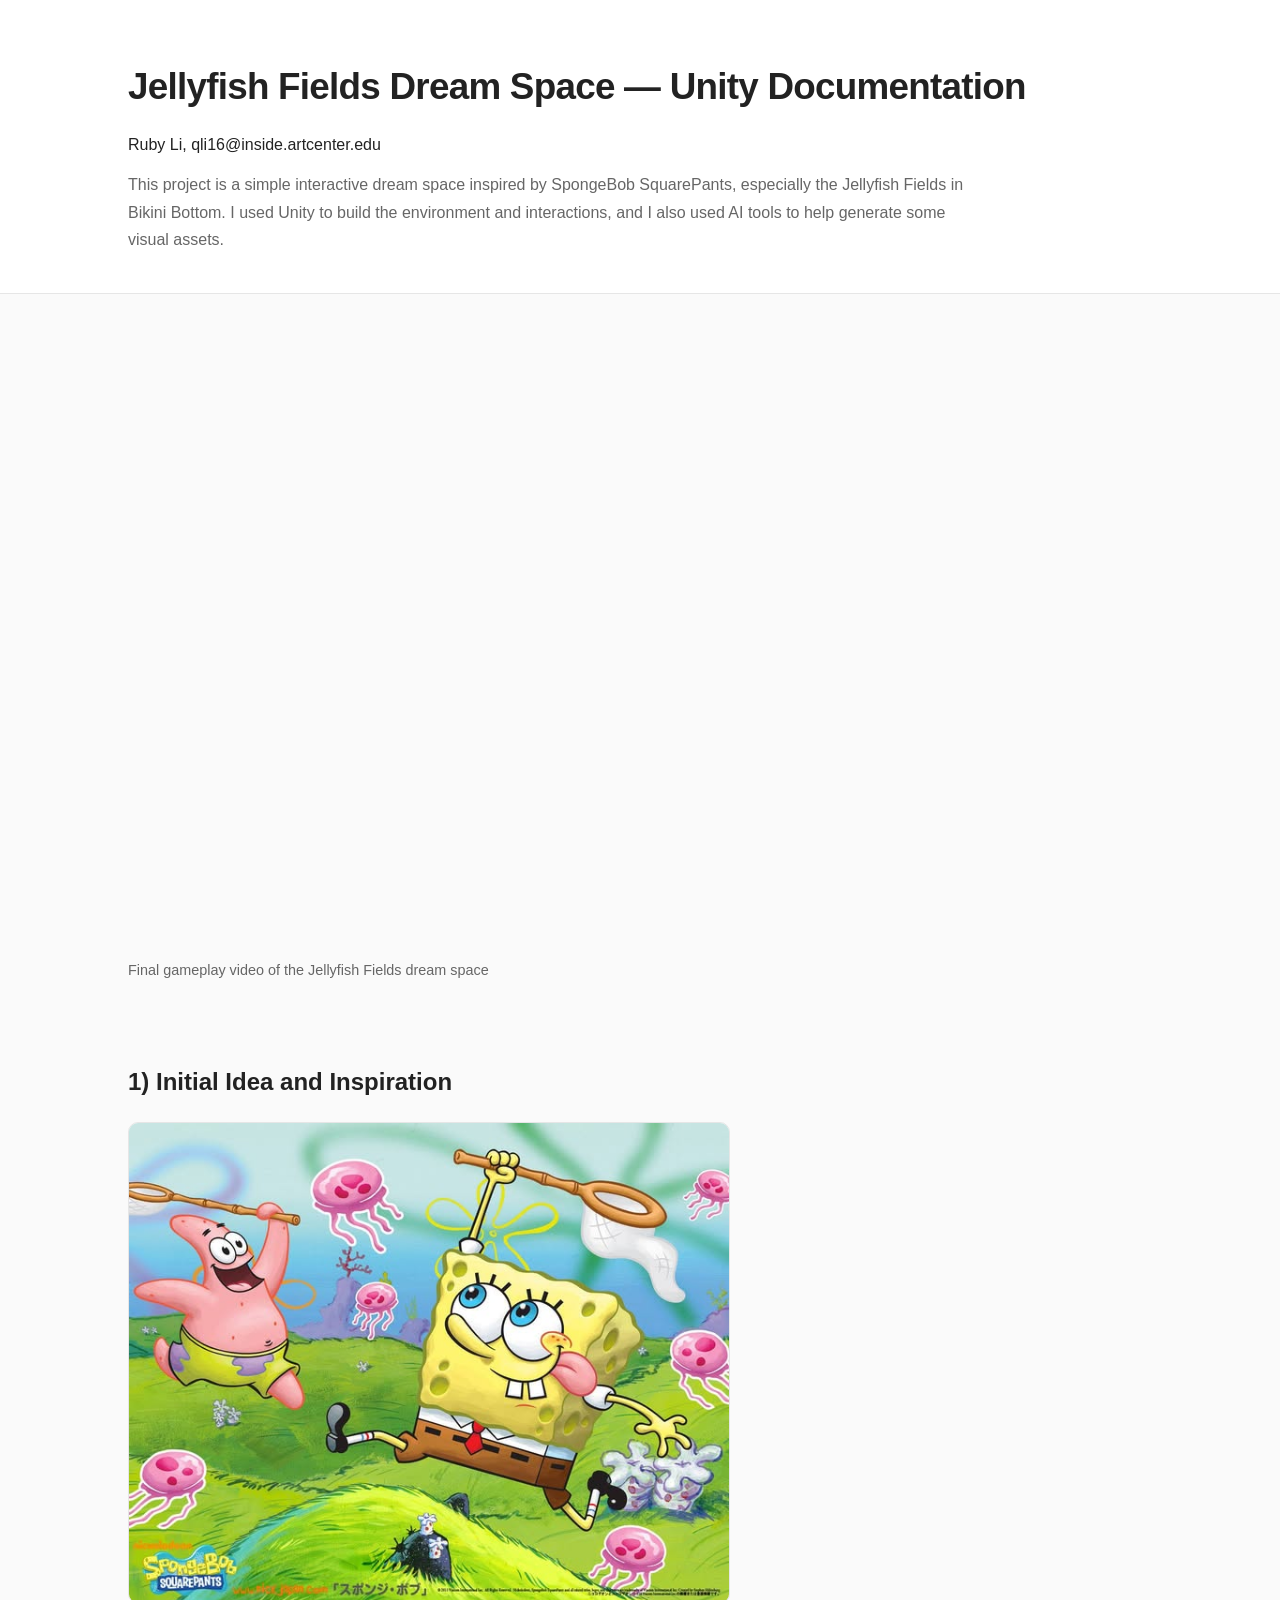
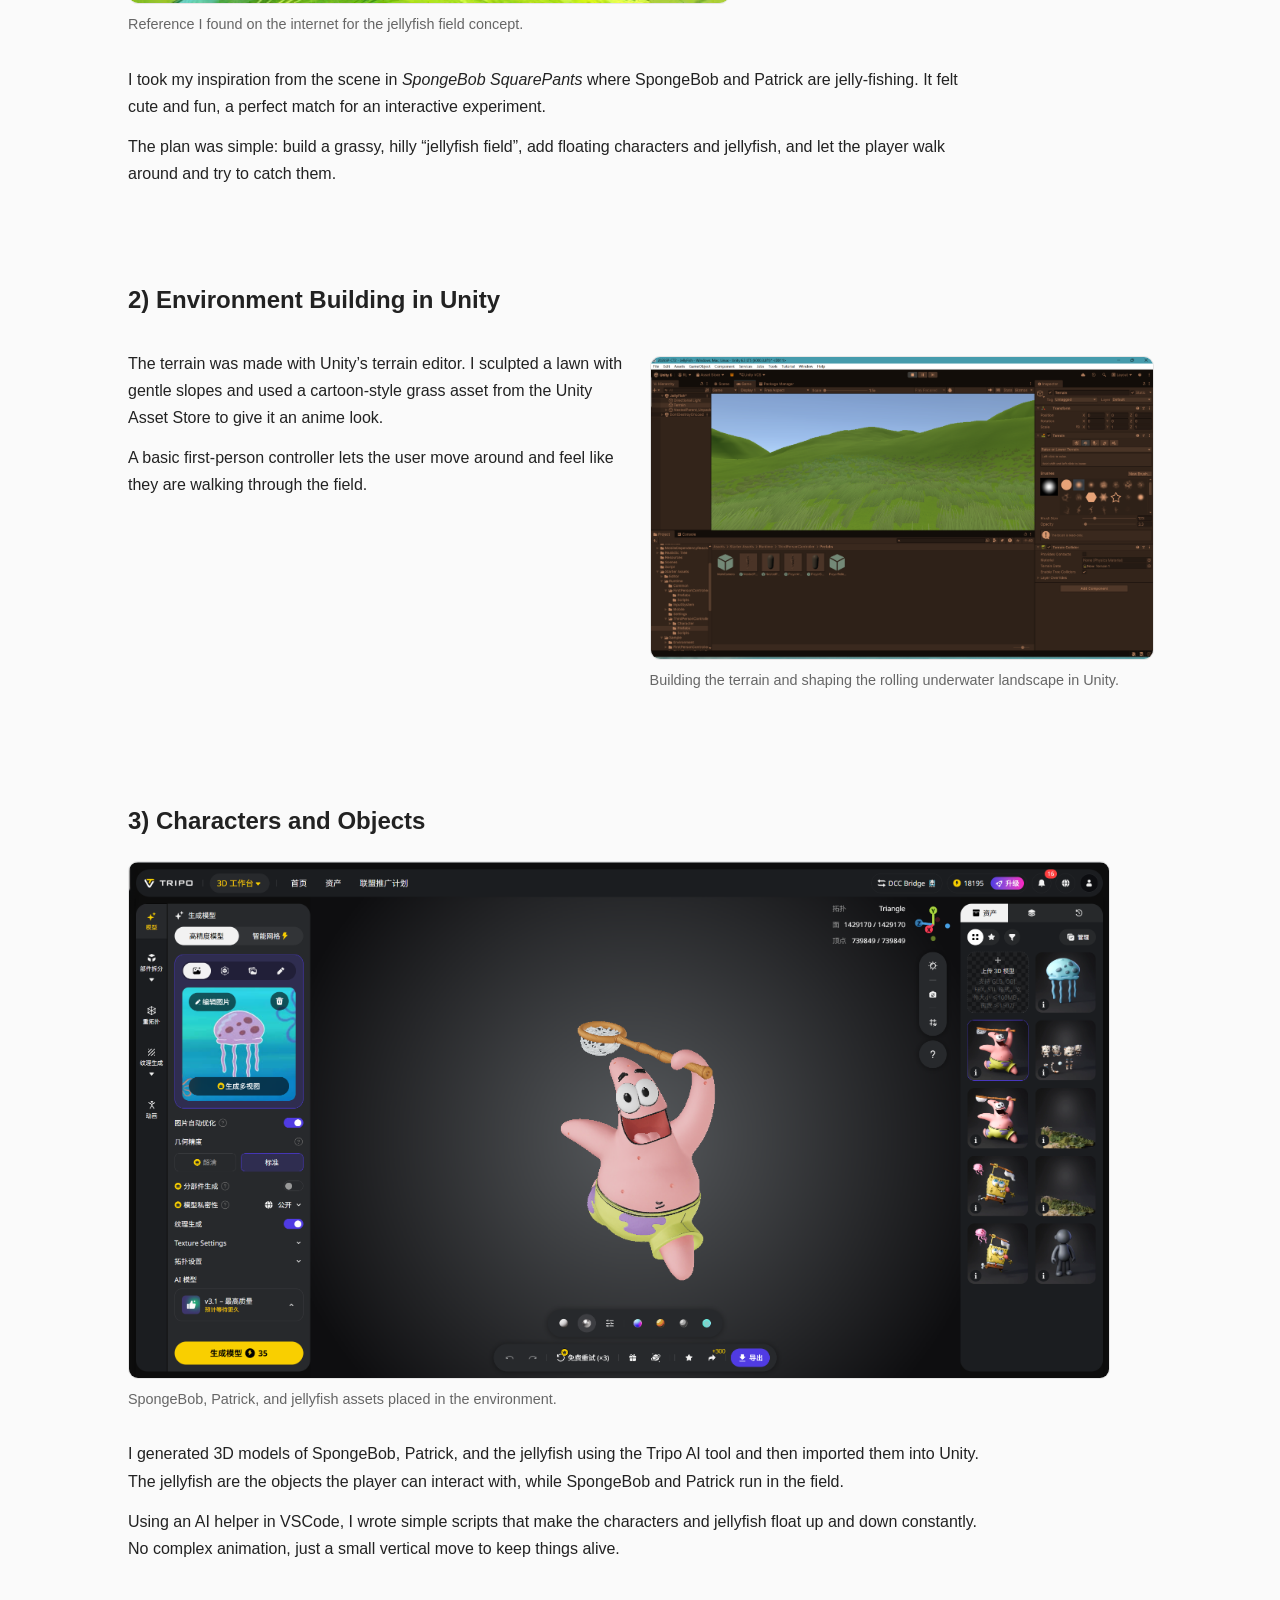
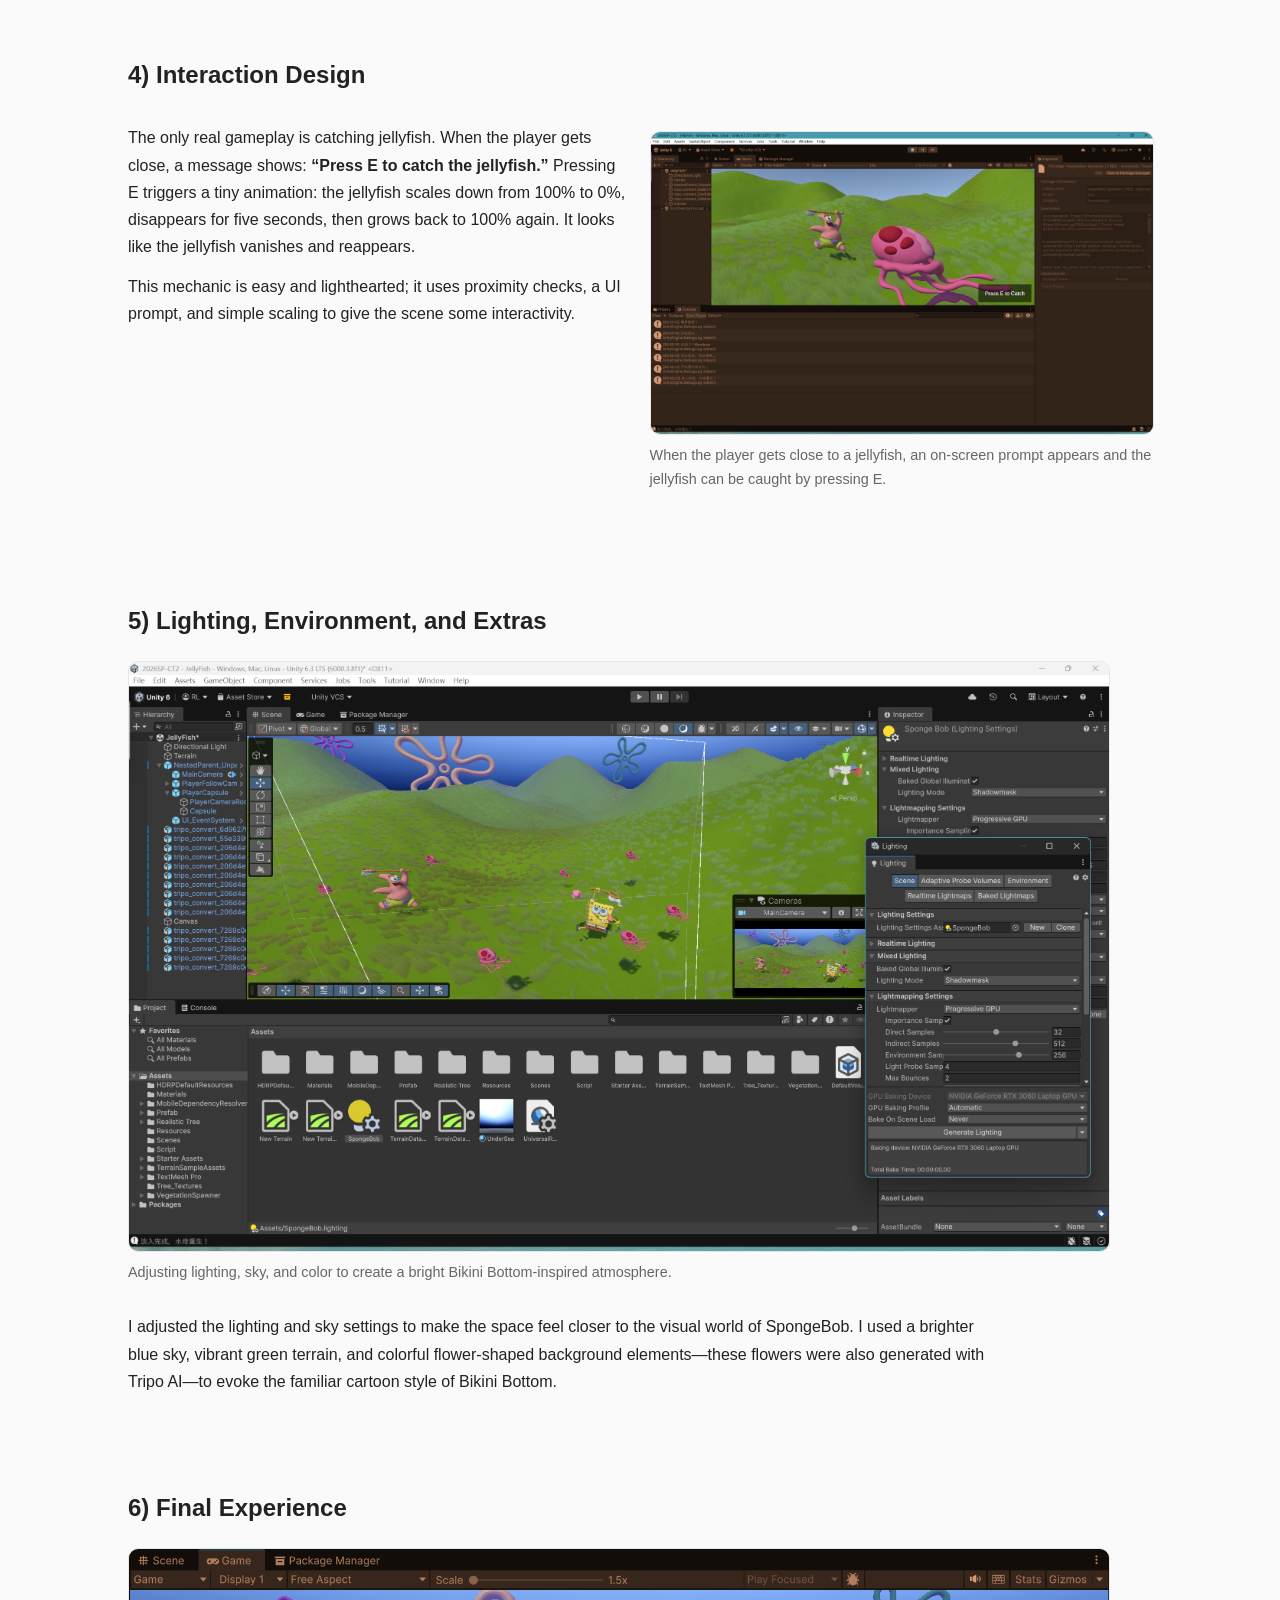
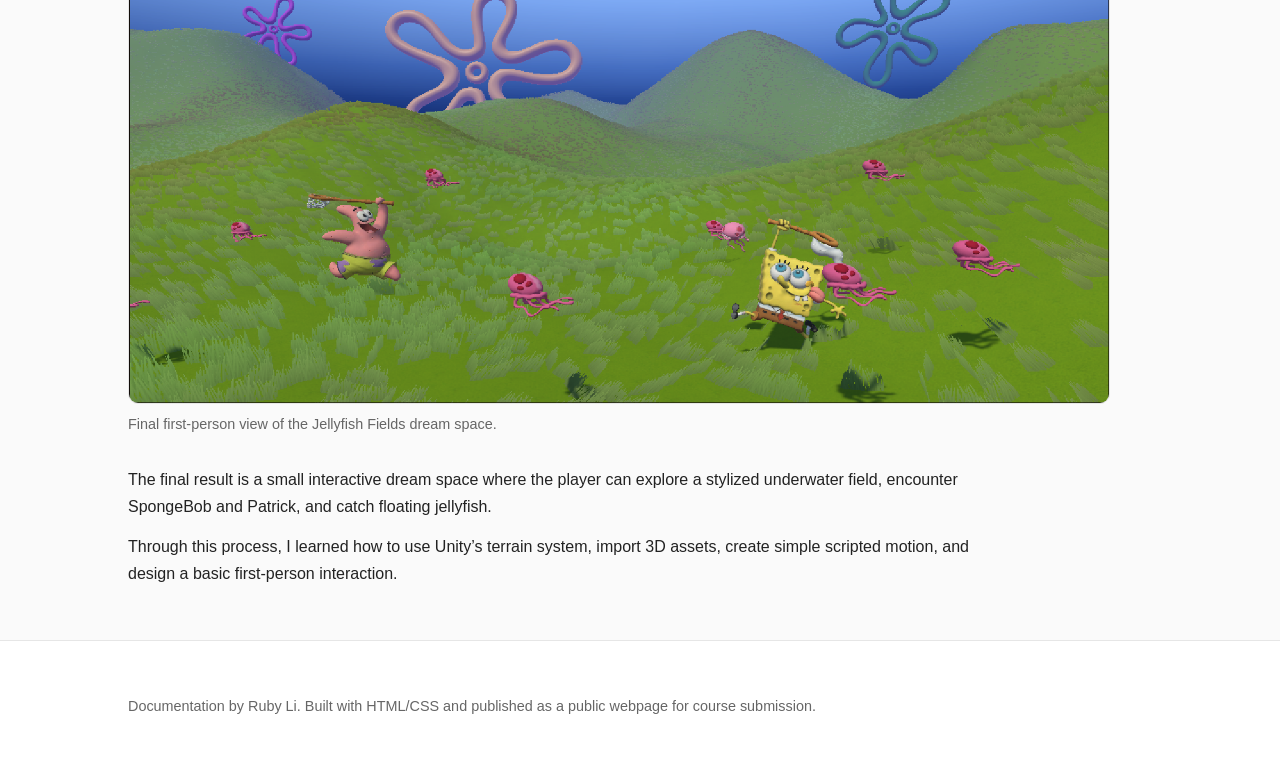
<file: Week4-7/index.html>
<!DOCTYPE html>
<html lang="en">
<head>
  <meta charset="UTF-8" />
  <meta name="viewport" content="width=device-width, initial-scale=1.0" />
  <title>Jellyfish Fields Dream Space — Unity Documentation</title>
  <style>
    :root{
      --bg:#fafafa;
      --card:#ffffff;
      --text:#222;
      --muted:#666;
      --line:#e6e6e6;
    }
    body{
      margin:0;
      font-family:-apple-system,BlinkMacSystemFont,"Segoe UI",Roboto,sans-serif;
      line-height:1.7;
      color:var(--text);
      background:var(--bg);
    }
    header{
      padding:3.5rem 10vw 2.5rem;
      background:var(--card);
      border-bottom:1px solid var(--line);
    }
    h1{
      font-size:2.3rem;
      margin:0 0 .6rem 0;
      letter-spacing:-.02em;
    }
    .sub{
      max-width:860px;
      color:var(--muted);
      margin:0;
    }
    section{
      padding:2.5rem 10vw;
    }
    h2{
      font-size:1.5rem;
      margin:0 0 1rem 0;
    }
    p{
      max-width:860px;
      margin:.8rem 0;
    }
    ul{
      max-width:860px;
      margin:.8rem 0 0 1.1rem;
    }
    .image-block{
      margin:1.2rem 0 1.8rem 0;
    }
    .image-block img{
      width:100%;
      max-width:980px;
      border-radius:10px;
      display:block;
      border:1px solid var(--line);
      background:#fff;
    }
    /* smaller reference image */
    .image-block img.small{
      max-width:600px;
    }
    /* responsive video container */
    .video-embed{
      position:relative;
      width:100%;
      padding-bottom:56.25%; /* 16:9 aspect ratio */
      height:0;
      overflow:hidden;
    }
    .video-embed iframe{
      position:absolute;
      top:0;
      left:0;
      width:100%;
      height:100%;
      border:0;
    }
    .caption{
      font-size:.9rem;
      color:var(--muted);
      margin-top:.5rem;
    }
    .grid{
      display:grid;
      grid-template-columns:1fr;
      gap:1.2rem;
    }
    @media (min-width: 980px){
      .grid{grid-template-columns:1fr 1fr;}
    }
    footer{
      padding:2.5rem 10vw;
      font-size:.9rem;
      color:var(--muted);
      border-top:1px solid var(--line);
      background:var(--card);
    }
    .note{
      font-size:.95rem;
      color:var(--muted);
    }
    code{
      background:#f1f1f1;
      padding:.1rem .3rem;
      border-radius:6px;
    }
  </style>
</head>
<body>

<header>
  <h1>Jellyfish Fields Dream Space — Unity Documentation</h1>
  <p>Ruby Li, qli16@inside.artcenter.edu</p>
  <p class="sub">
    This project is a simple interactive dream space inspired by SpongeBob SquarePants, especially the Jellyfish Fields in Bikini Bottom.
    I used Unity to build the environment and interactions, and I also used AI tools to help generate some visual assets.
  </p>
</header>

<section class="video-section">
  <div class="image-block video-embed">
    <!-- Embedded Google Drive video (make sure sharing is set to "anyone with the link") -->
    <iframe src="https://drive.google.com/file/d/1ZDvJDJgxp-hFqN0fdlvqhRkRFV1S4tOX/preview" allow="autoplay"></iframe>
  </div>
  <div class="caption">Final gameplay video of the Jellyfish Fields dream space</div>
</section>

<section>
  <h2>1) Initial Idea and Inspiration</h2>

  <div class="image-block">
    <img class="small" src="reference.jpg" alt="reference image" />
    <div class="caption">Reference I found on the internet for the jellyfish field concept.</div>
  </div>

  <p>
    I took my inspiration from the scene in <em>SpongeBob SquarePants</em> where SpongeBob and Patrick are jelly‑fishing. It felt cute and fun, a perfect match for an interactive experiment.
  </p>

  <p>
    The plan was simple: build a grassy, hilly “jellyfish field”, add floating characters and jellyfish, and let the player walk around and try to catch them.
  </p>
</section>

<section>
  <h2>2) Environment Building in Unity</h2>

  <div class="grid">
    <div>
      <p>
        The terrain was made with Unity’s terrain editor. I sculpted a lawn with gentle slopes and used a cartoon-style grass asset from the Unity Asset Store to give it an anime look.
      </p>

      <p>
        A basic first‑person controller lets the user move around and feel like they are walking through the field.
      </p>
    </div>

    <div class="image-block">
      <img src="terrain-process.png" alt="Terrain building process in Unity" />
      <div class="caption">Building the terrain and shaping the rolling underwater landscape in Unity.</div>
    </div>
  </div>
</section>

<section>
  <h2>3) Characters and Objects</h2>

  <div class="image-block">
    <img src="characters-and-assets.png" alt="Imported character and jellyfish assets" />
    <div class="caption">SpongeBob, Patrick, and jellyfish assets placed in the environment.</div>
  </div>

  <p>
    I generated 3D models of SpongeBob, Patrick, and the jellyfish using the Tripo AI tool and then imported them into Unity.
    The jellyfish are the objects the player can interact with, while SpongeBob and Patrick run in the field.
  </p>

  <p>
    Using an AI helper in VSCode, I wrote simple scripts that make the characters and jellyfish float up and down constantly. No complex animation, just a small vertical move to keep things alive.
  </p>
</section>

<section>
  <h2>4) Interaction Design</h2>

  <div class="grid">
    <div>
      <p>
        The only real gameplay is catching jellyfish. When the player gets close, a message shows:
        <strong>“Press E to catch the jellyfish.”</strong>
        Pressing E triggers a tiny animation: the jellyfish scales down from 100% to 0%, disappears for five seconds, then grows back to 100% again. It looks like the jellyfish vanishes and reappears.
      </p>

      <p>
        This mechanic is easy and lighthearted; it uses proximity checks, a UI prompt, and simple scaling to give the scene some interactivity.
      </p>
    </div>

    <div class="image-block">
      <img src="interaction.png" alt="Jellyfish interaction and UI prompt" />
      <div class="caption">When the player gets close to a jellyfish, an on-screen prompt appears and the jellyfish can be caught by pressing E.</div>
    </div>
  </div>
</section>

<section>
  <h2>5) Lighting, Environment, and Extras</h2>

  <div class="image-block">
    <img src="lighting.png" alt="Lighting and sky settings" />
    <div class="caption">Adjusting lighting, sky, and color to create a bright Bikini Bottom-inspired atmosphere.</div>
  </div>

  <p>
    I adjusted the lighting and sky settings to make the space feel closer to the visual world of SpongeBob.
    I used a brighter blue sky, vibrant green terrain, and colorful flower-shaped background elements—these flowers were also generated with Tripo AI—to evoke the familiar cartoon style of Bikini Bottom.
  </p>

</section>

<section>
  <h2>6) Final Experience</h2>

  <div class="image-block">
    <img src="final-scene.png" alt="Final scene screenshot" />
    <div class="caption">Final first-person view of the Jellyfish Fields dream space.</div>
  </div>

  <p>
    The final result is a small interactive dream space where the player can explore a stylized underwater field, encounter SpongeBob and Patrick, and catch floating jellyfish.
  </p>

  <p>
    Through this process, I learned how to use Unity’s terrain system, import 3D assets, create simple scripted motion, and design a basic first-person interaction.
  </p>
</section>

<footer>
  <p>
    Documentation by Ruby Li. Built with HTML/CSS and published as a public webpage for course submission.
  </p>
</footer>

</body>
</html>
</file>
